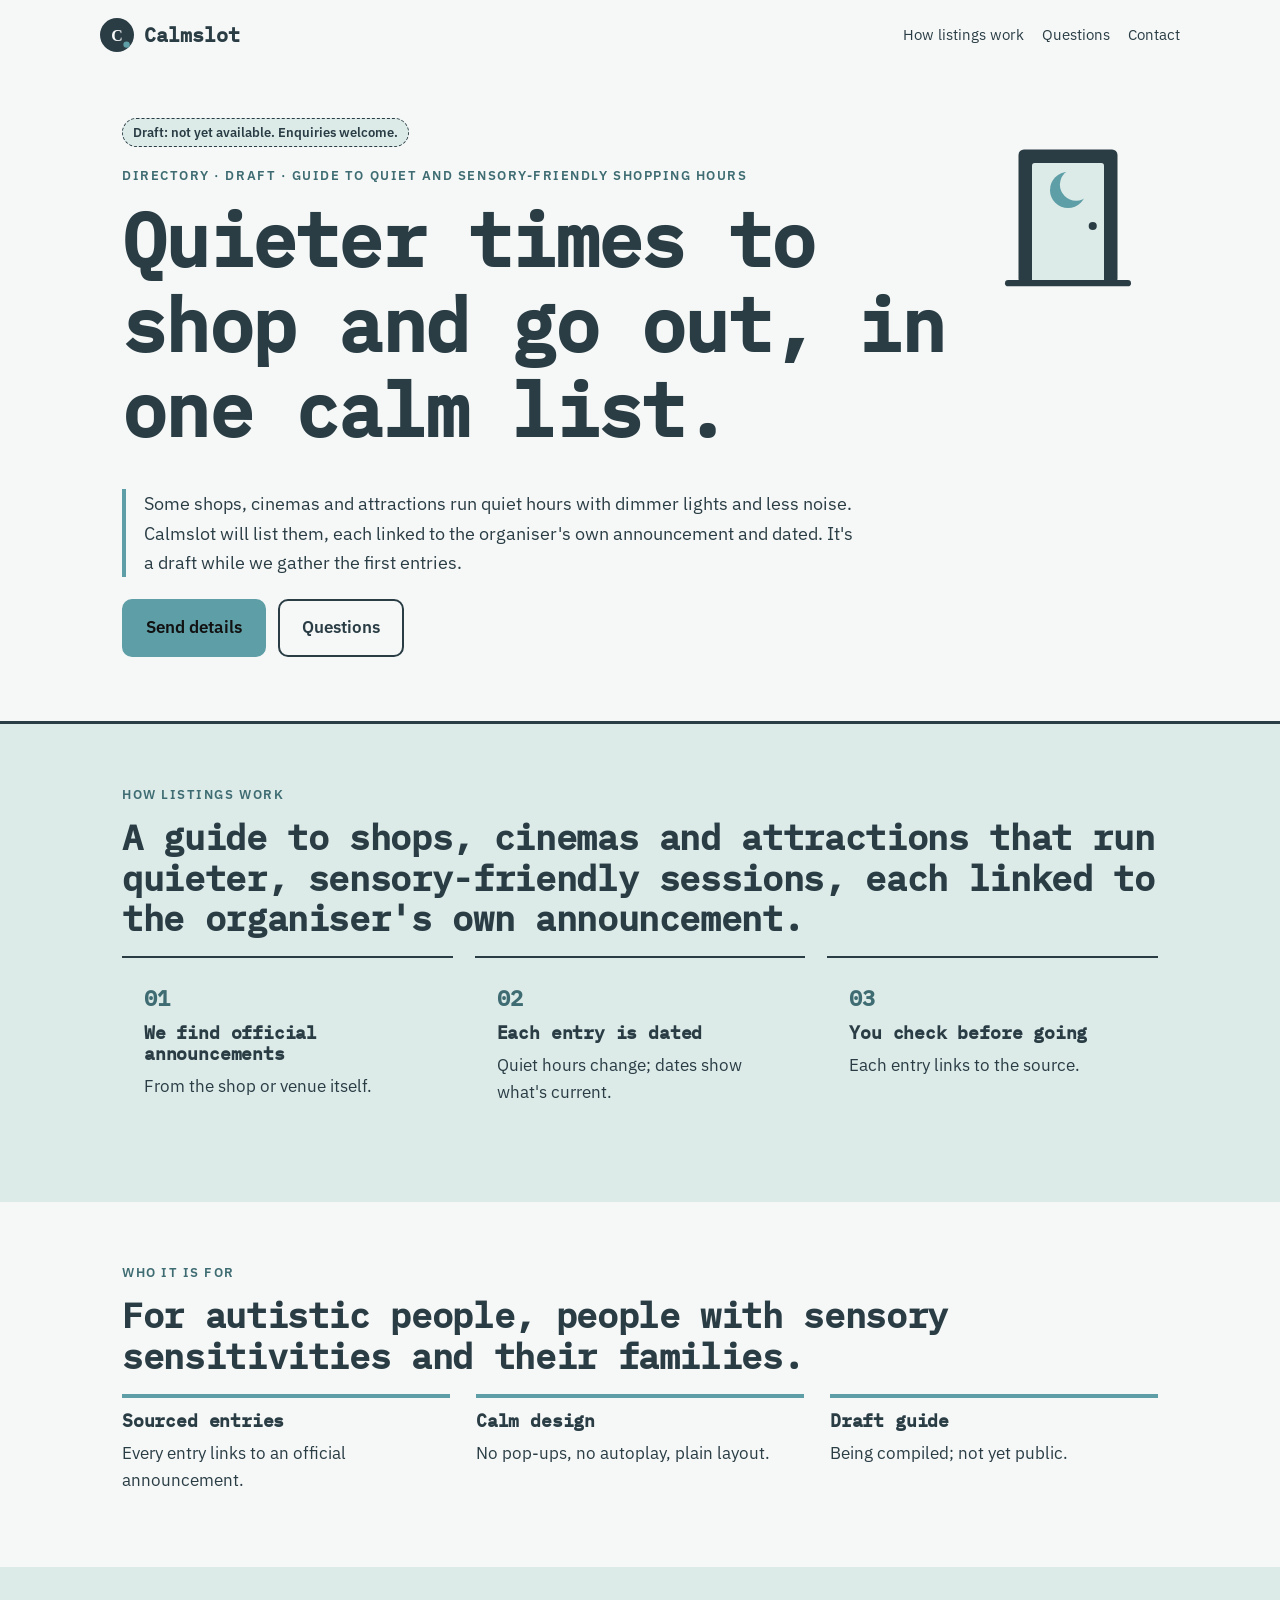
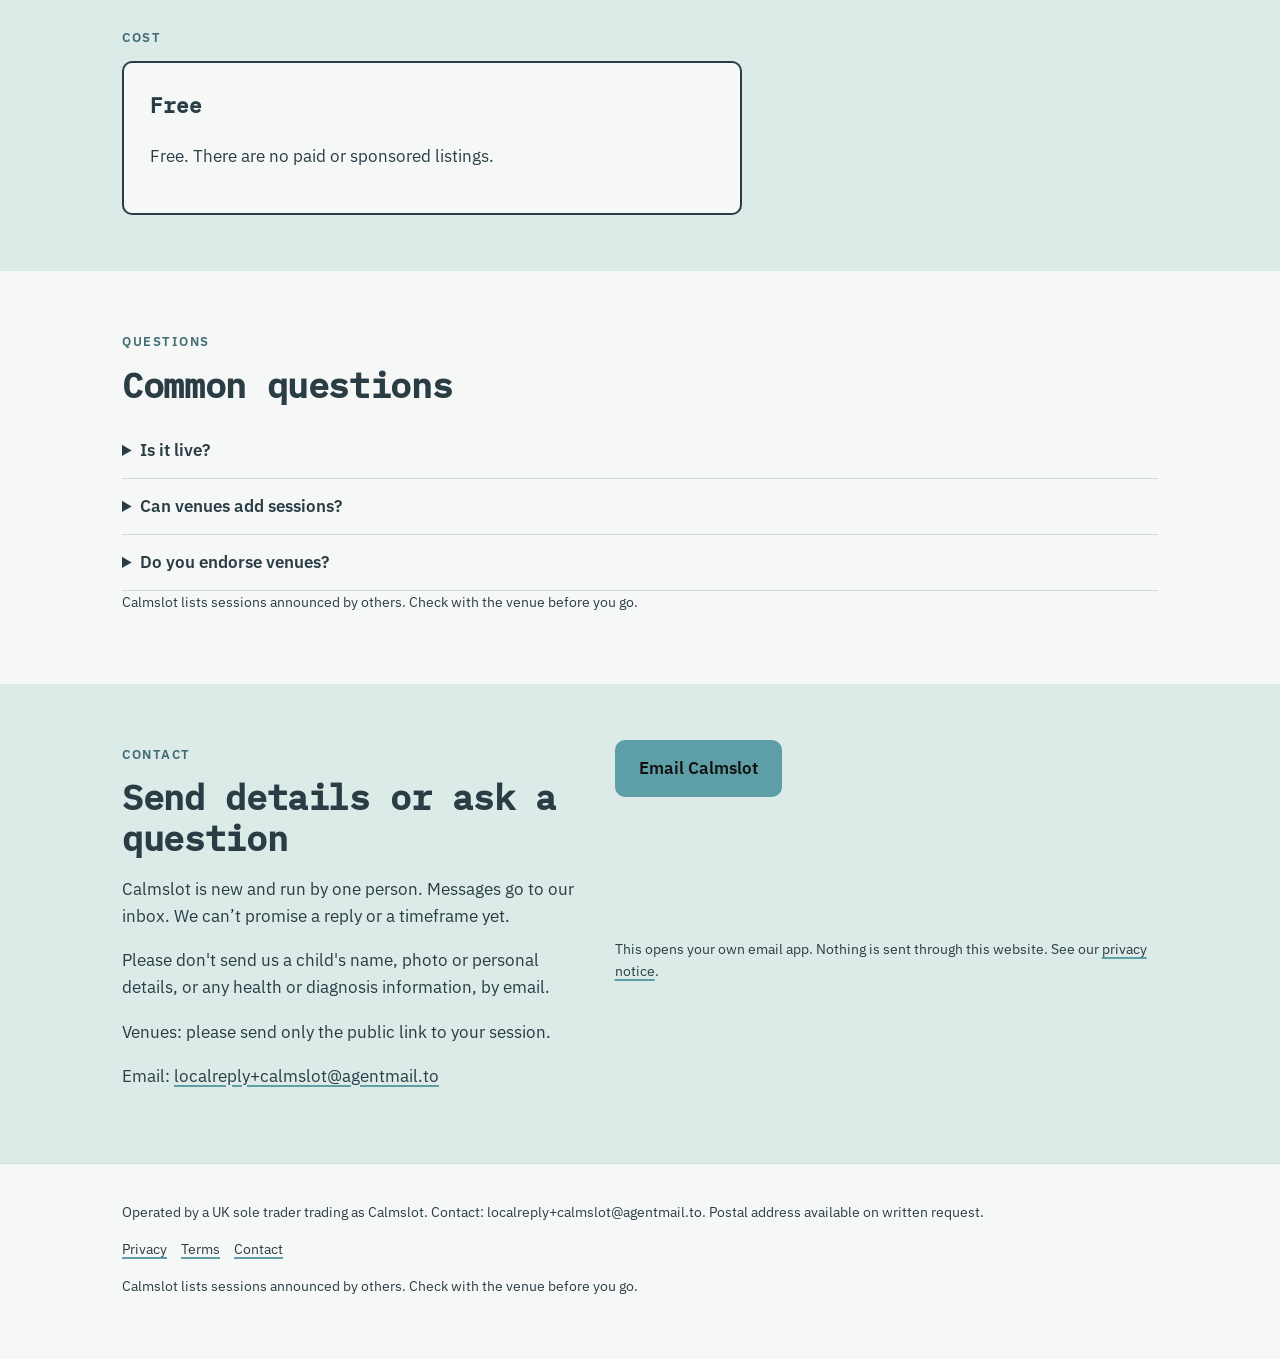
<file: index.html>
<!doctype html>
<html lang="en-GB">
<head>
<meta charset="utf-8">
<meta name="viewport" content="width=device-width, initial-scale=1">
<meta http-equiv="Content-Security-Policy" content="default-src 'self'; img-src 'self' data: https://localreplyloop.goatcounter.com; style-src 'self'; script-src 'self'; font-src 'self'; connect-src 'self'; form-action 'self'; base-uri 'self'; object-src 'none'">
<meta name="referrer" content="strict-origin-when-cross-origin">
<title>Calmslot: Quieter times to shop and go out, in one calm list</title>
<meta name="description" content="A guide to shops, cinemas and attractions that run quieter, sensory-friendly sessions, each linked to the organiser&#x27;s own announcement.">
<meta name="theme-color" content="#2A3D45">
<meta property="og:type" content="website"><meta property="og:title" content="Calmslot: Quieter times to shop and go out, in one calm list"><meta property="og:description" content="A guide to shops, cinemas and attractions that run quieter, sensory-friendly sessions, each linked to the organiser&#x27;s own announcement.">
<meta property="og:image" content="https://evanturner557-del.github.io/calmslot/assets/og.png"><meta property="og:image:width" content="1200"><meta property="og:image:height" content="630">
<meta property="og:image:alt" content="Calmslot: Quieter times to shop and go out, in one calm list."><meta property="og:site_name" content="Calmslot"><meta property="og:locale" content="en_GB">
<meta property="og:url" content="https://evanturner557-del.github.io/calmslot/"><meta name="twitter:card" content="summary_large_image">
<link rel="canonical" href="https://evanturner557-del.github.io/calmslot/">
<link rel="icon" href="assets/favicon.svg" type="image/svg+xml">
<link rel="stylesheet" href="assets/site.css">
<script src="assets/config.js"></script>
<script src="assets/analytics.js" defer></script>
<script src="_shared/kit.js" defer></script>
</head>
<body>
<a class="skip" href="#main">Skip to content</a>
<header><div class="wrap top"><a class="brand" href="./"><svg viewBox="0 0 64 64" aria-hidden="true" width="34" height="34"><circle cx="32" cy="32" r="32" fill="#2A3D45"/><text x="32" y="43" text-anchor="middle" font-family="Georgia, serif" font-weight="700" font-size="30" fill="#F6F8F7">C</text><circle cx="50" cy="50" r="6" fill="#5E9EA6"/></svg>Calmslot</a><nav aria-label="Primary"><a href="#how">How listings work</a><a href="#faq">Questions</a><a href="#contact">Contact</a></nav></div></header>
<main id="main">
<section class="hero"><div class="wrap"><div class="art"><svg viewBox="0 0 400 400" aria-hidden="true" focusable="false" class="motif"><rect x="90" y="70" width="220" height="300" rx="12" fill="#2A3D45"/><rect x="120" y="100" width="160" height="270" rx="6" fill="#DCEAE8"/><circle cx="255" cy="240" r="9" fill="#2A3D45"/><circle cx="200" cy="160" r="40" fill="#5E9EA6"/><circle cx="218" cy="148" r="36" fill="#DCEAE8"/><rect x="60" y="360" width="280" height="14" rx="7" fill="#2A3D45"/></svg></div><span class="draft">Draft: not yet available. Enquiries welcome.</span><br><span class="eyebrow">Directory · draft · Guide to quiet and sensory-friendly shopping hours</span><h1>Quieter times to shop and go out, in one calm list.</h1><p class="lede">Some shops, cinemas and attractions run quiet hours with dimmer lights and less noise. Calmslot will list them, each linked to the organiser&#x27;s own announcement and dated. It&#x27;s a draft while we gather the first entries.</p><div class="ctas"><a class="btn" href="#contact" data-cta="hero">Send details</a><a class="btn ghost" href="#faq" data-cta="hero-secondary">Questions</a></div></div></section>
<section class="tint" id="how"><div class="wrap"><span class="eyebrow">How listings work</span><h2>A guide to shops, cinemas and attractions that run quieter, sensory-friendly sessions, each linked to the organiser&#x27;s own announcement.</h2><div class="steps"><div class="step"><h3>We find official announcements</h3><p>From the shop or venue itself.</p></div><div class="step"><h3>Each entry is dated</h3><p>Quiet hours change; dates show what&#x27;s current.</p></div><div class="step"><h3>You check before going</h3><p>Each entry links to the source.</p></div></div></div></section>
<section><div class="wrap"><span class="eyebrow">Who it is for</span><h2>For autistic people, people with sensory sensitivities and their families.</h2><div class="points"><div class="point"><h3>Sourced entries</h3><p>Every entry links to an official announcement.</p></div><div class="point"><h3>Calm design</h3><p>No pop-ups, no autoplay, plain layout.</p></div><div class="point"><h3>Draft guide</h3><p>Being compiled; not yet public.</p></div></div></div></section>
<section class="tint" id="price"><div class="wrap"><span class="eyebrow">Cost</span><div class="pricebox"><p class="price">Free</p><p>Free. There are no paid or sponsored listings.</p></div></div></section>
<section id="faq"><div class="wrap"><span class="eyebrow">Questions</span><h2>Common questions</h2><details><summary>Is it live?</summary><p>Not yet. It&#x27;s a draft while we gather entries.</p></details><details><summary>Can venues add sessions?</summary><p>Yes, send details and a public link.</p></details><details><summary>Do you endorse venues?</summary><p>No. We list what venues announce.</p></details><p class="fine" style="margin-top:18px">Calmslot lists sessions announced by others. Check with the venue before you go.</p></div></section>
<section class="tint" id="contact"><div class="wrap contact-grid"><div><span class="eyebrow">Contact</span><h2>Send details or ask a question</h2><p>Calmslot is new and run by one person. Messages go to our inbox. We can’t promise a reply or a timeframe yet.</p><p>Please don&#x27;t send us a child&#x27;s name, photo or personal details, or any health or diagnosis information, by email.</p><p>Venues: please send only the public link to your session.</p><p>Email: <a href="mailto:localreply+calmslot@agentmail.to">localreply+calmslot@agentmail.to</a></p></div><div class="form contact-mail"><p><a class="btn" href="mailto:localreply+calmslot@agentmail.to?subject=%5BCalmslot%5D%20Enquiry" data-cta="enquire">Email Calmslot</a></p><p class="hint">This opens your own email app. Nothing is sent through this website. See our <a href="privacy.html">privacy notice</a>.</p></div></div></section>
</main><footer><div class="wrap"><p>Operated by a UK sole trader trading as Calmslot. Contact: localreply+calmslot@agentmail.to. Postal address available on written request.</p>
<p><a href="privacy.html">Privacy</a><a href="terms.html">Terms</a><a href="./#contact">Contact</a></p>
<p class="fine">Calmslot lists sessions announced by others. Check with the venue before you go.</p></div></footer>
</body></html>
</file>
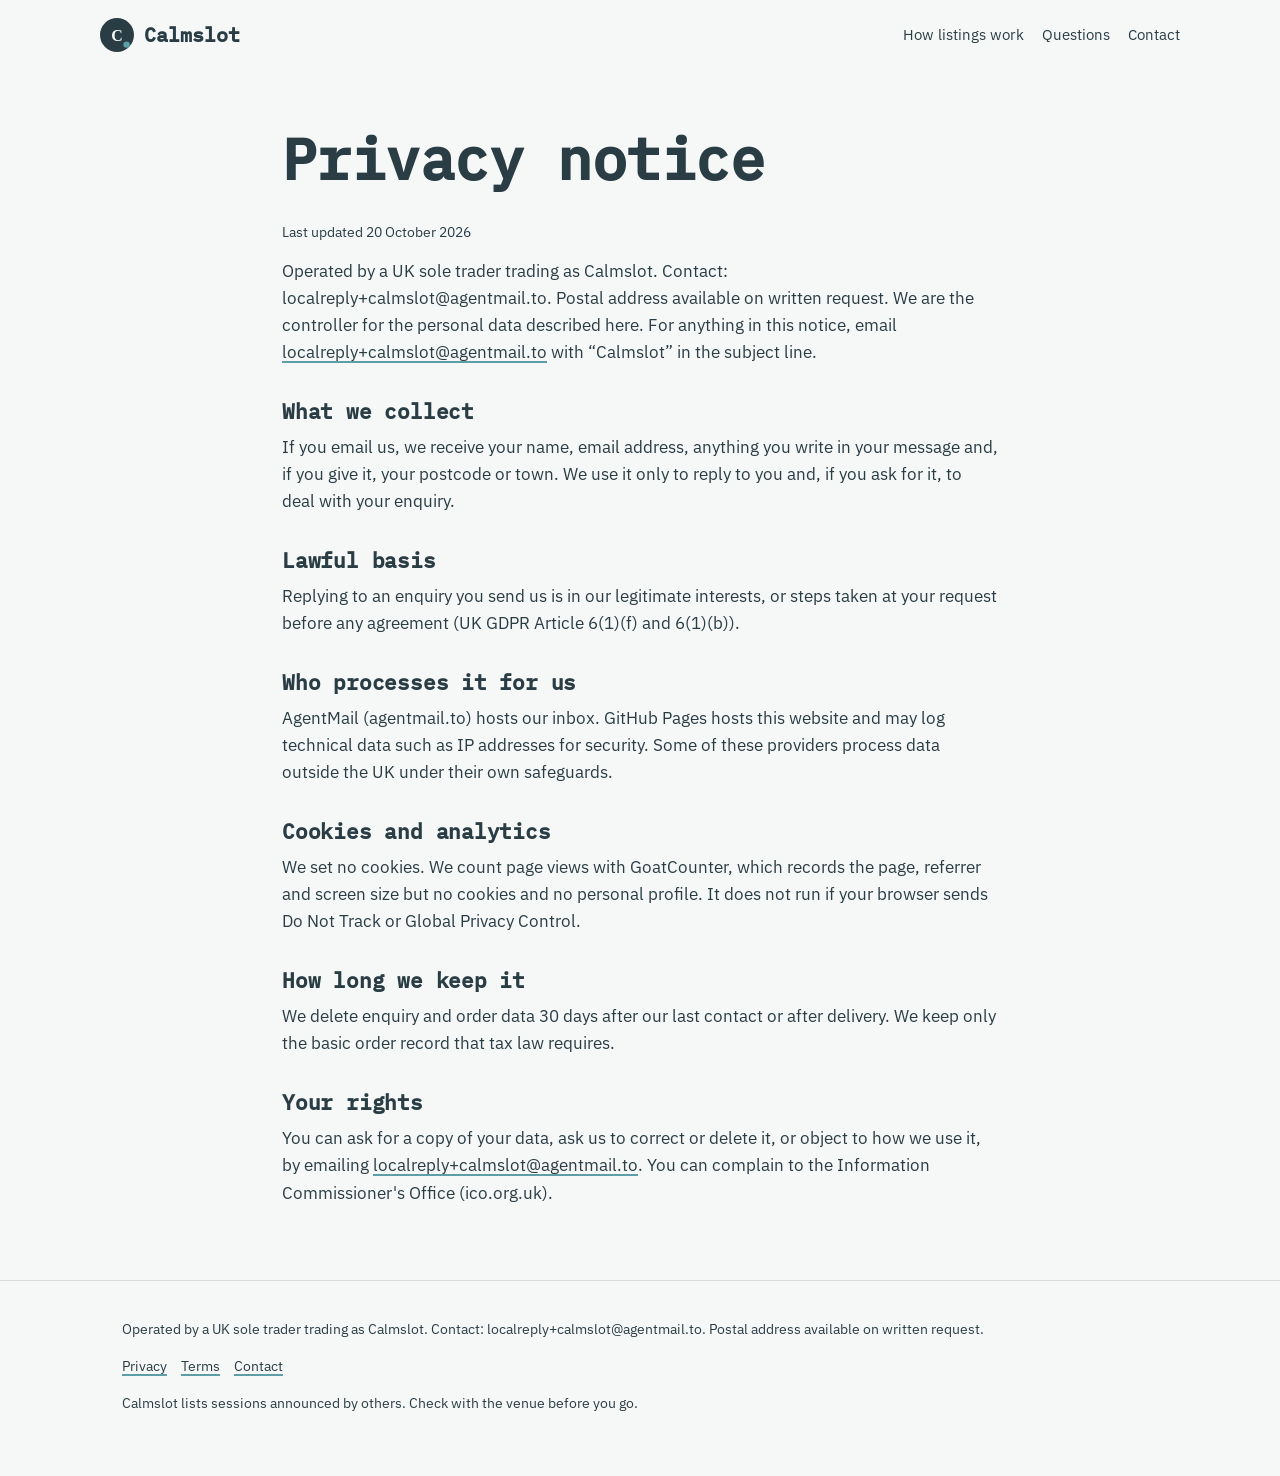
<file: privacy.html>
<!doctype html>
<html lang="en-GB">
<head>
<meta charset="utf-8">
<meta name="viewport" content="width=device-width, initial-scale=1">
<meta http-equiv="Content-Security-Policy" content="default-src 'self'; img-src 'self' data: https://localreplyloop.goatcounter.com; style-src 'self'; script-src 'self'; font-src 'self'; connect-src 'self'; form-action 'self'; base-uri 'self'; object-src 'none'">
<meta name="referrer" content="strict-origin-when-cross-origin">
<title>Privacy notice | Calmslot</title>
<meta name="description" content="Privacy notice for Calmslot.">
<meta name="theme-color" content="#2A3D45">
<meta property="og:type" content="website"><meta property="og:title" content="Privacy notice | Calmslot"><meta property="og:description" content="Privacy notice for Calmslot.">
<meta property="og:image" content="https://evanturner557-del.github.io/calmslot/assets/og.png"><meta property="og:image:width" content="1200"><meta property="og:image:height" content="630">
<meta property="og:image:alt" content="Calmslot: Quieter times to shop and go out, in one calm list."><meta property="og:site_name" content="Calmslot"><meta property="og:locale" content="en_GB">
<meta property="og:url" content="https://evanturner557-del.github.io/calmslot/privacy.html"><meta name="twitter:card" content="summary_large_image">
<link rel="canonical" href="https://evanturner557-del.github.io/calmslot/privacy.html">
<link rel="icon" href="assets/favicon.svg" type="image/svg+xml">
<link rel="stylesheet" href="assets/site.css">
<script src="assets/config.js"></script>
<script src="assets/analytics.js" defer></script>
<script src="_shared/kit.js" defer></script>
</head>
<body>
<a class="skip" href="#main">Skip to content</a>
<header><div class="wrap top"><a class="brand" href="./"><svg viewBox="0 0 64 64" aria-hidden="true" width="34" height="34"><circle cx="32" cy="32" r="32" fill="#2A3D45"/><text x="32" y="43" text-anchor="middle" font-family="Georgia, serif" font-weight="700" font-size="30" fill="#F6F8F7">C</text><circle cx="50" cy="50" r="6" fill="#5E9EA6"/></svg>Calmslot</a><nav aria-label="Primary"><a href="#how">How listings work</a><a href="#faq">Questions</a><a href="#contact">Contact</a></nav></div></header><main id="main"><section><div class="wrap legal"><h1>Privacy notice</h1><p class="fine">Last updated 20 October 2026</p>
<p><span>Operated by a UK sole trader trading as Calmslot. Contact: localreply+calmslot@agentmail.to. Postal address available on written request.</span> We are the controller for the personal data described here. For anything in this notice, email <a href="mailto:localreply+calmslot@agentmail.to">localreply+calmslot@agentmail.to</a> with “Calmslot” in the subject line.</p>
<h2>What we collect</h2><p>If you email us, we receive your name, email address, anything you write in your message and, if you give it, your postcode or town. We use it only to reply to you and, if you ask for it, to deal with your enquiry.</p>
<h2>Lawful basis</h2><p>Replying to an enquiry you send us is in our legitimate interests, or steps taken at your request before any agreement (UK GDPR Article 6(1)(f) and 6(1)(b)).</p>
<h2>Who processes it for us</h2><p>AgentMail (agentmail.to) hosts our inbox. GitHub Pages hosts this website and may log technical data such as IP addresses for security. Some of these providers process data outside the UK under their own safeguards.</p>
<h2>Cookies and analytics</h2><p>We set no cookies. We count page views with GoatCounter, which records the page, referrer and screen size but no cookies and no personal profile. It does not run if your browser sends Do Not Track or Global Privacy Control.</p>
<h2>How long we keep it</h2><p>We delete enquiry and order data 30 days after our last contact or after delivery. We keep only the basic order record that tax law requires.</p>
<h2>Your rights</h2><p>You can ask for a copy of your data, ask us to correct or delete it, or object to how we use it, by emailing <a href="mailto:localreply+calmslot@agentmail.to">localreply+calmslot@agentmail.to</a>. You can complain to the Information Commissioner's Office (ico.org.uk).</p></div></section></main><footer><div class="wrap"><p>Operated by a UK sole trader trading as Calmslot. Contact: localreply+calmslot@agentmail.to. Postal address available on written request.</p>
<p><a href="privacy.html">Privacy</a><a href="terms.html">Terms</a><a href="./#contact">Contact</a></p>
<p class="fine">Calmslot lists sessions announced by others. Check with the venue before you go.</p></div></footer>
</body></html>
</file>
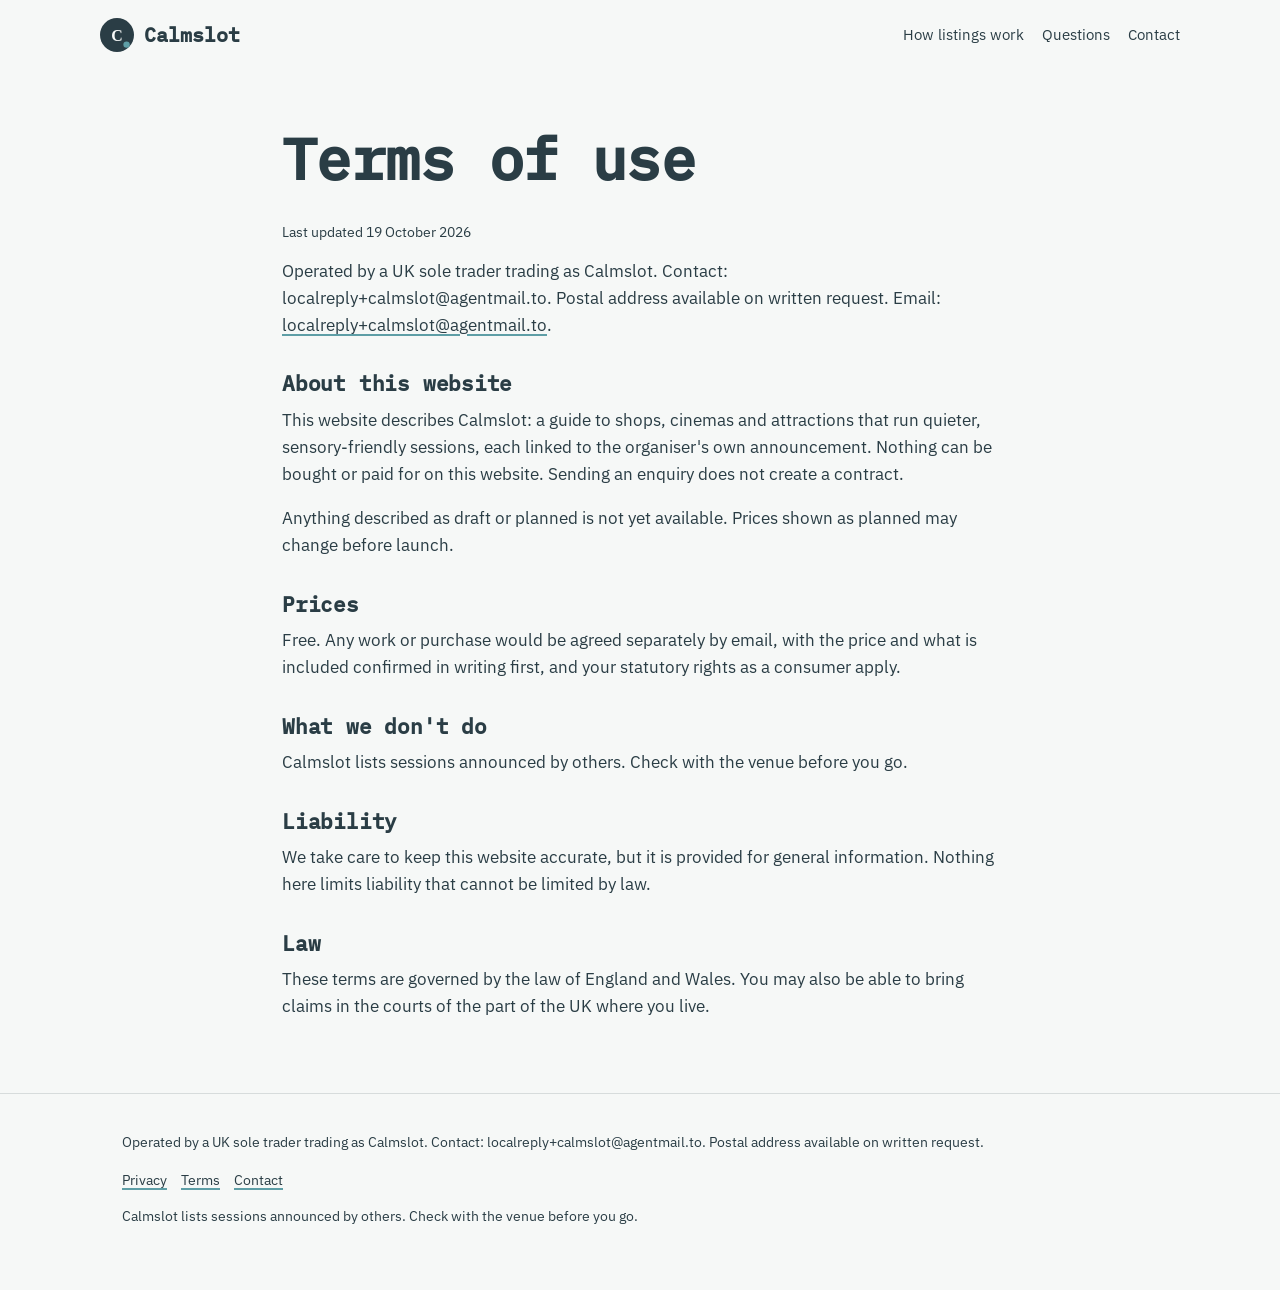
<file: terms.html>
<!doctype html>
<html lang="en-GB">
<head>
<meta charset="utf-8">
<meta name="viewport" content="width=device-width, initial-scale=1">
<meta http-equiv="Content-Security-Policy" content="default-src 'self'; img-src 'self' data: https://localreplyloop.goatcounter.com; style-src 'self'; script-src 'self'; font-src 'self'; connect-src 'self'; form-action 'self'; base-uri 'self'; object-src 'none'">
<meta name="referrer" content="strict-origin-when-cross-origin">
<title>Terms of use | Calmslot</title>
<meta name="description" content="Terms of use for Calmslot.">
<meta name="theme-color" content="#2A3D45">
<meta property="og:type" content="website"><meta property="og:title" content="Terms of use | Calmslot"><meta property="og:description" content="Terms of use for Calmslot.">
<meta property="og:image" content="https://evanturner557-del.github.io/calmslot/assets/og.png"><meta property="og:image:width" content="1200"><meta property="og:image:height" content="630">
<meta property="og:image:alt" content="Calmslot: Quieter times to shop and go out, in one calm list."><meta property="og:site_name" content="Calmslot"><meta property="og:locale" content="en_GB">
<meta property="og:url" content="https://evanturner557-del.github.io/calmslot/terms.html"><meta name="twitter:card" content="summary_large_image">
<link rel="canonical" href="https://evanturner557-del.github.io/calmslot/terms.html">
<link rel="icon" href="assets/favicon.svg" type="image/svg+xml">
<link rel="stylesheet" href="assets/site.css">
<script src="assets/config.js"></script>
<script src="assets/analytics.js" defer></script>
<script src="_shared/kit.js" defer></script>
</head>
<body>
<a class="skip" href="#main">Skip to content</a>
<header><div class="wrap top"><a class="brand" href="./"><svg viewBox="0 0 64 64" aria-hidden="true" width="34" height="34"><circle cx="32" cy="32" r="32" fill="#2A3D45"/><text x="32" y="43" text-anchor="middle" font-family="Georgia, serif" font-weight="700" font-size="30" fill="#F6F8F7">C</text><circle cx="50" cy="50" r="6" fill="#5E9EA6"/></svg>Calmslot</a><nav aria-label="Primary"><a href="#how">How listings work</a><a href="#faq">Questions</a><a href="#contact">Contact</a></nav></div></header><main id="main"><section><div class="wrap legal"><h1>Terms of use</h1><p class="fine">Last updated 19 October 2026</p>
<p><span>Operated by a UK sole trader trading as Calmslot. Contact: localreply+calmslot@agentmail.to. Postal address available on written request.</span> Email: <a href="mailto:localreply+calmslot@agentmail.to">localreply+calmslot@agentmail.to</a>.</p>
<h2>About this website</h2><p>This website describes Calmslot: a guide to shops, cinemas and attractions that run quieter, sensory-friendly sessions, each linked to the organiser&#x27;s own announcement. Nothing can be bought or paid for on this website. Sending an enquiry does not create a contract.</p><p>Anything described as draft or planned is not yet available. Prices shown as planned may change before launch.</p>
<h2>Prices</h2><p>Free. Any work or purchase would be agreed separately by email, with the price and what is included confirmed  in writing first, and your statutory rights as a consumer apply.</p>
<h2>What we don't do</h2><p>Calmslot lists sessions announced by others. Check with the venue before you go.</p>
<h2>Liability</h2><p>We take care to keep this website accurate, but it is provided for general information. Nothing here limits liability that cannot be limited by law.</p>
<h2>Law</h2><p>These terms are governed by the law of England and Wales. You may also be able to bring claims in the courts of the part of the UK where you live.</p></div></section></main><footer><div class="wrap"><p>Operated by a UK sole trader trading as Calmslot. Contact: localreply+calmslot@agentmail.to. Postal address available on written request.</p>
<p><a href="privacy.html">Privacy</a><a href="terms.html">Terms</a><a href="./#contact">Contact</a></p>
<p class="fine">Calmslot lists sessions announced by others. Check with the venue before you go.</p></div></footer>
</body></html>
</file>
<file: assets/site.css>
@font-face{font-family:'IBM Plex Mono';font-weight:500;font-style:normal;font-display:swap;src:url(fonts/ibm-plex-mono-latin-500-normal.woff2) format('woff2')}
@font-face{font-family:'IBM Plex Sans';font-weight:400;font-style:normal;font-display:swap;src:url(fonts/ibm-plex-sans-latin-400-normal.woff2) format('woff2')}
@font-face{font-family:'IBM Plex Sans';font-weight:600;font-style:normal;font-display:swap;src:url(fonts/ibm-plex-sans-latin-600-normal.woff2) format('woff2')}
:root{--ink:#2A3D45;--paper:#F6F8F7;--acc:#5E9EA6;--acc-text:#3E6C72;--on-acc:#111111;--acc-btn:#5E9EA6;--soft:#DCEAE8;--on-ink:#F6F8F7;--r:10px;--br:10px;--head:'IBM Plex Mono', ui-monospace, monospace;--body:'IBM Plex Sans', system-ui, sans-serif}
*,*::before,*::after{box-sizing:border-box}html{scroll-behavior:smooth}@media (prefers-reduced-motion:reduce){html{scroll-behavior:auto}*{transition:none!important}}
body{margin:0;font-family:var(--body);color:var(--ink);background:var(--paper);line-height:1.6;font-size:17px;-webkit-font-smoothing:antialiased}
h1,h2,h3{font-family:var(--head);line-height:1.15;margin:0 0 .5em;letter-spacing:-.01em}h1{font-size:clamp(2.1rem,5vw,3.6rem)}h2{font-size:clamp(1.5rem,3vw,2.2rem)}h3{font-size:1.15rem}
p{margin:0 0 1em}a{color:var(--ink);text-decoration-color:var(--acc);text-underline-offset:3px;text-decoration-thickness:2px}
.wrap{max-width:1080px;margin:0 auto;padding:0 22px}.skip{position:absolute;left:-999px}.skip:focus{left:12px;top:12px;background:var(--ink);color:var(--on-ink);padding:8px 12px;z-index:9}
:focus-visible{outline:3px solid var(--acc);outline-offset:2px}
.top{display:flex;align-items:center;justify-content:space-between;padding:18px 0;gap:16px}.brand{display:flex;align-items:center;gap:10px;font-family:var(--head);font-weight:700;font-size:1.25rem;text-decoration:none}
.top nav a{margin-left:18px;font-size:.95rem;text-decoration:none}.top nav a:hover{text-decoration:underline}
.btn{display:inline-block;background:var(--acc-btn);color:var(--on-acc);padding:13px 22px;border-radius:var(--br);font-weight:600;text-decoration:none;border:2px solid var(--acc-btn);cursor:pointer;font:inherit;font-weight:600}
.btn:hover{filter:none;box-shadow:inset 0 0 0 2px currentColor}.btn.ghost{background:transparent;color:var(--ink);border-color:var(--ink)}
.eyebrow{display:inline-block;font-size:.8rem;letter-spacing:.12em;text-transform:uppercase;font-weight:600;color:var(--acc-text);margin-bottom:12px}
.hero{padding:48px 0 64px}.hero .lede{font-size:1.15rem;max-width:40em}.ctas{display:flex;gap:12px;flex-wrap:wrap;margin-top:22px}
.motif{width:100%;height:auto;max-width:420px;display:block}.art{margin:0}
.draft{display:inline-block;background:var(--soft);border:1px dashed var(--ink);padding:3px 10px;border-radius:999px;font-size:.82rem;font-weight:600;margin-bottom:14px}
section{padding:56px 0}.tint{background:var(--soft)}
.steps{display:grid;grid-template-columns:repeat(auto-fit,minmax(220px,1fr));gap:22px;counter-reset:s}
.step{padding:22px;border-radius:var(--r);background:var(--paper);border:1px solid color-mix(in srgb,var(--ink) 14%,transparent)}
.step::before{counter-increment:s;content:"0" counter(s);font-family:var(--head);font-weight:700;color:var(--acc-text);display:block;font-size:1.4rem;margin-bottom:6px}
.points{display:grid;grid-template-columns:repeat(auto-fit,minmax(240px,1fr));gap:26px}.point h3{border-top:4px solid var(--acc);padding-top:12px}
.price{font-family:var(--head);font-size:1.3rem;font-weight:700}.pricebox{border:2px solid var(--ink);border-radius:var(--r);padding:26px;max-width:620px;background:var(--paper)}
details{border-bottom:1px solid color-mix(in srgb,var(--ink) 18%,transparent);padding:14px 0}summary{cursor:pointer;font-weight:600}details p{margin-top:10px}
.form{display:grid;gap:14px;max-width:620px}.form label{font-weight:600;font-size:.95rem;display:block;margin-bottom:4px}
.form input,.form textarea,.form select{width:100%;padding:12px;border:1.5px solid color-mix(in srgb,var(--ink) 40%,transparent);border-radius:calc(var(--r)/2);font:inherit;background:#fff;color:#111}
.form textarea{min-height:120px}.hint,.fine{font-size:.88rem}.form-status{font-weight:600}
.contact-grid{display:grid;grid-template-columns:1fr 1.2fr;gap:40px}@media(max-width:800px){.contact-grid{grid-template-columns:1fr}.top nav a:not([href="#contact"]){display:none}.top nav a{margin-left:0;padding:10px 0;font-weight:600}}
footer{padding:36px 0 48px;font-size:.9rem;border-top:1px solid color-mix(in srgb,var(--ink) 15%,transparent)}footer a{margin-right:14px}
.tool{background:var(--paper);border:2px solid var(--ink);border-radius:var(--r);padding:26px;max-width:640px}.tool .row{display:grid;grid-template-columns:1fr 140px;gap:12px;align-items:center;margin-bottom:10px}
.tool input[type=number]{padding:10px;border:1.5px solid var(--ink);border-radius:8px;font:inherit;width:100%}.result{margin-top:16px;padding:16px;background:var(--soft);border-radius:calc(var(--r)/2);min-height:3em}
.check h3{margin-top:18px}.check label{display:flex;gap:10px;align-items:flex-start;padding:6px 0}.check input{width:20px;height:20px;accent-color:var(--acc)}
.legal{max-width:760px}.legal h2{font-size:1.3rem;margin-top:1.6em}
.hero h1{font-size:clamp(2.4rem,6.5vw,4.6rem);max-width:13em}.hero{border-bottom:3px solid var(--ink)}.hero .art{float:right;width:180px;margin:0 0 20px 30px}.hero .lede{border-left:4px solid var(--acc);padding-left:18px}.step{border:none;border-top:2px solid var(--ink);border-radius:0;background:none}
</file>
